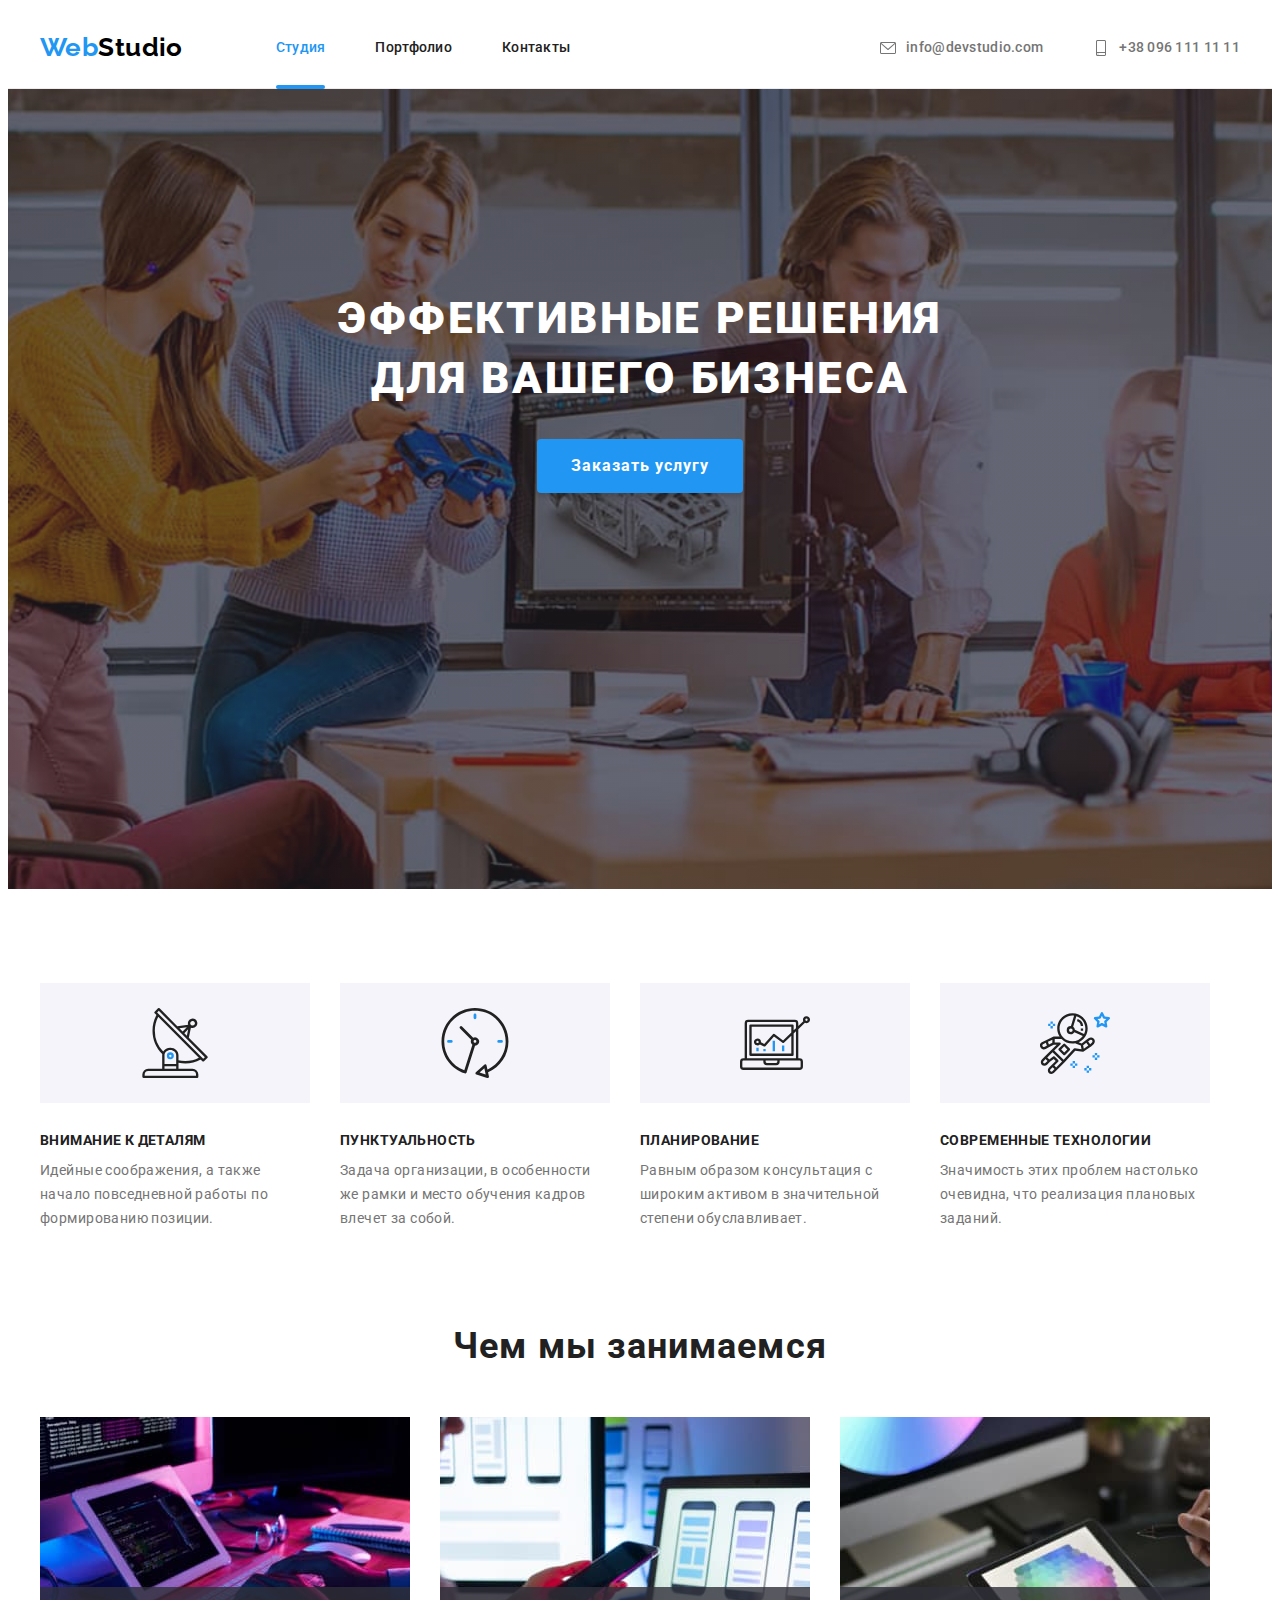
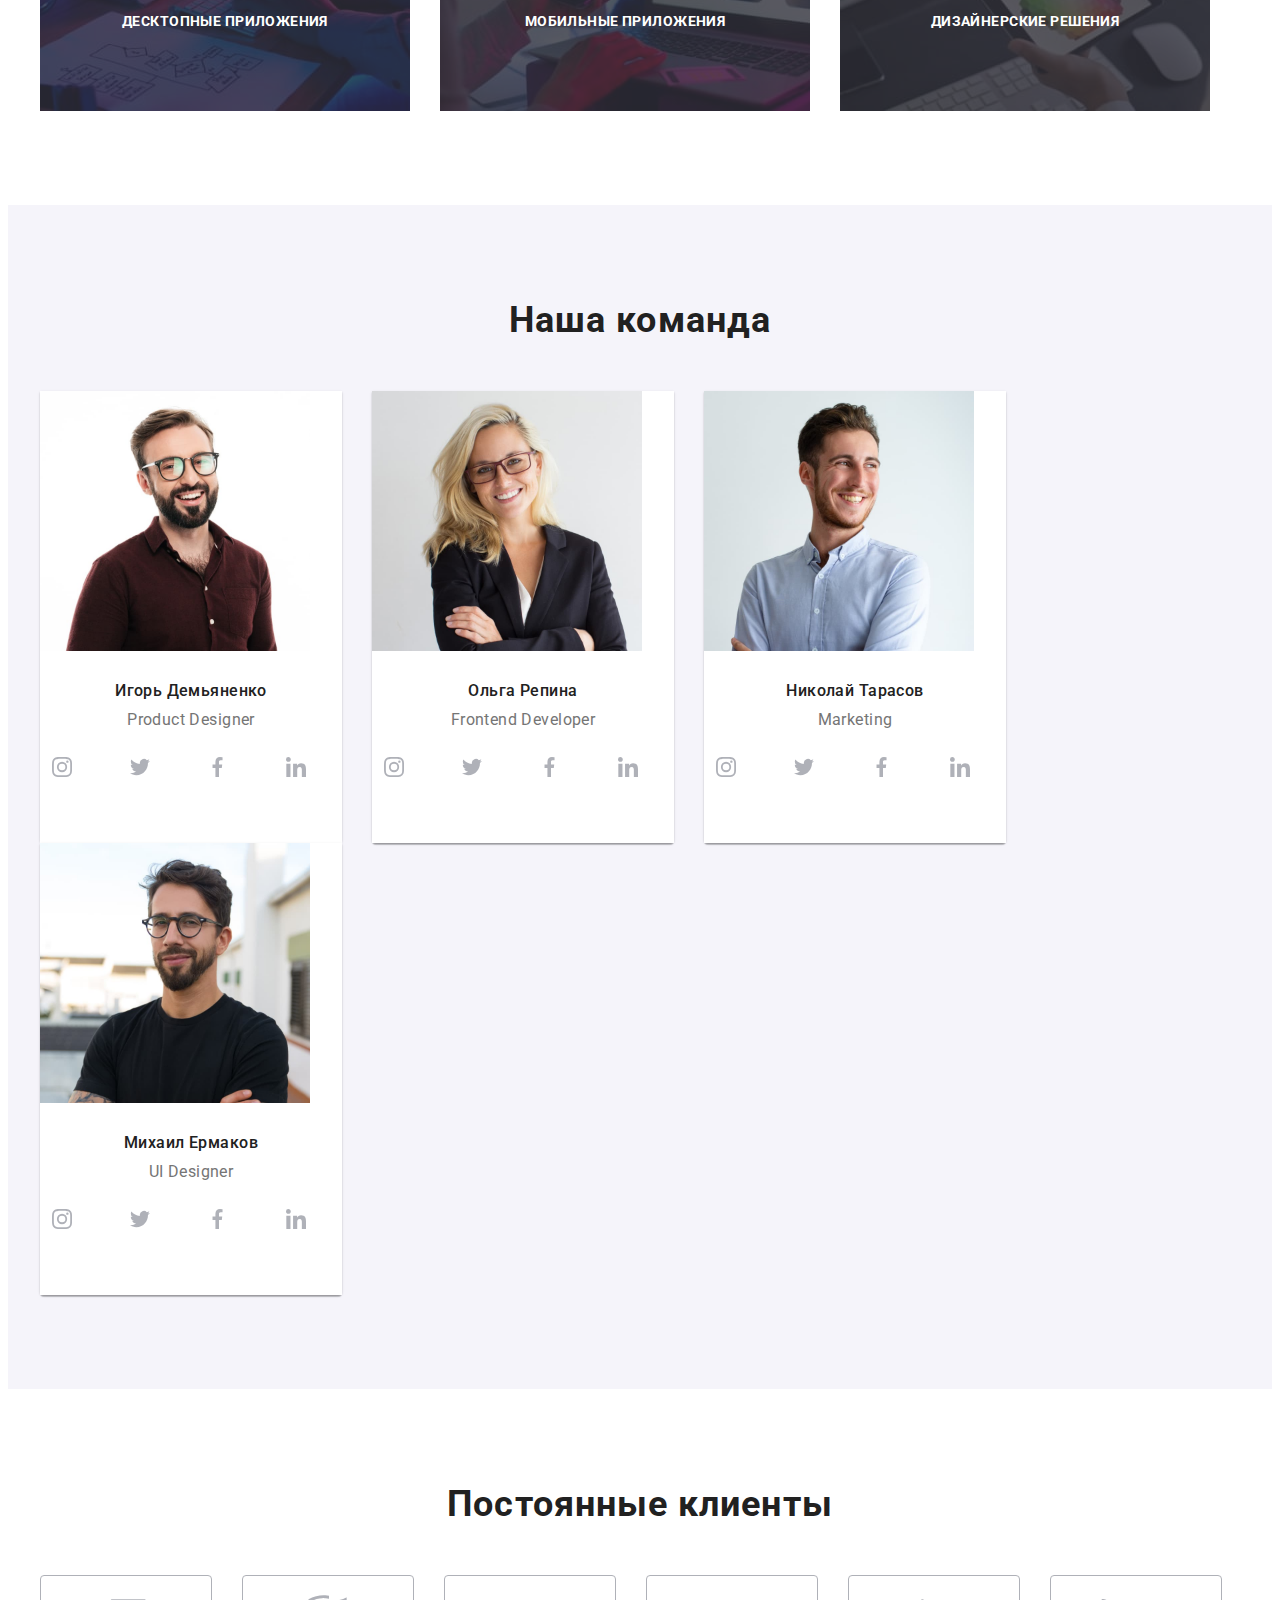
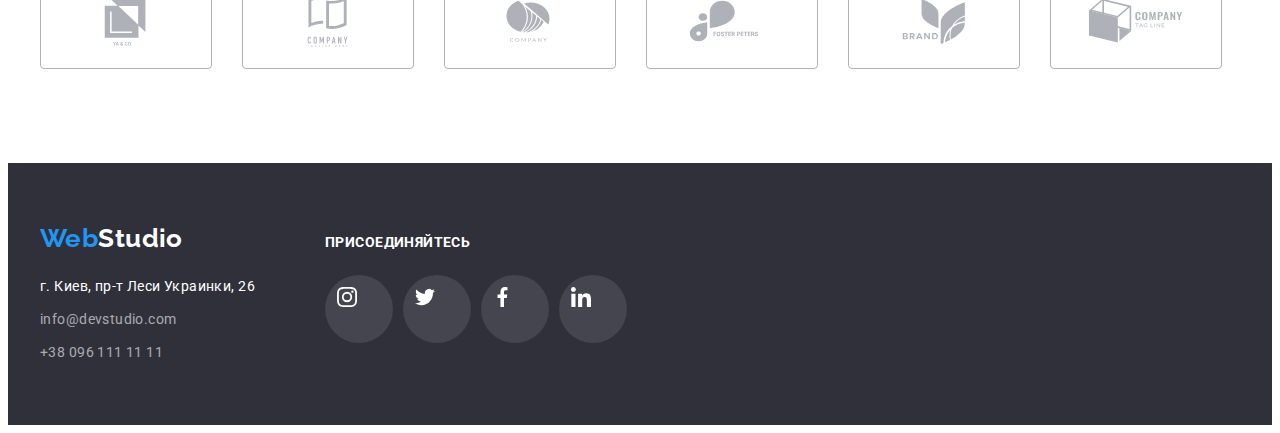
<file: index.html>
<!DOCTYPE html>
<html lang="ru">
  <head>
    <meta charset="UTF-8" />
    <meta http-equiv="X-UA-Compatible" content="IE=edge" />
    <meta name="viewport" content="width=device-width, initial-scale=1.0" />
    <title lang="an">Web Studio</title>
    <link
      href="https://fonts.googleapis.com/css2?family=Raleway:wght@700&family=Roboto:wght@400;500;700;900&display=swap"
      rel="stylesheet"
    />
    <link
      rel="stylesheet"
      href="https://cdnjs.cloudflare.com/ajax/libs/modern-normalize/1.1.0/modern-normalize.min.css"
      integrity="sha512-wpPYUAdjBVSE4KJnH1VR1HeZfpl1ub8YT/NKx4PuQ5NmX2tKuGu6U/JRp5y+Y8XG2tV+wKQpNHVUX03MfMFn9Q=="
      crossorigin="anonymous"
      referrerpolicy="no-referrer"
    />
    <link rel="stylesheet" href="./css/styles.css" />
  </head>
  <body>
    <header class="page-header">
      <div class="container">
        <nav class="nav">
          <a lang="en" href="" class="logo link"
            ><span class="accent">Web</span>Studio</a
          >

          <ul class="site-nav">
            <li class="item">
              <a href="./index.html" class="link current">Студия</a>
            </li>
            <li class="item">
              <a href="./portfolio.html" class="link">Портфолио</a>
            </li>
            <li class="item"><a href="" class="link">Контакты</a></li>
          </ul>
        </nav>
        <ul class="contacts">
          <li class="item">
            <a href="mailto:info@devstudio.com" class="link">
              <svg class="contacts-icon" width="16" height="16">
                <use href="./imges/sprite.svg#icon-envelope"></use>
              </svg>
              info@devstudio.com</a
            >
          </li>
          <li class="item">
            <a href="tel:+380961111111" class="link">
              <svg class="contacts-icon" width="16" height="16">
                <use href="./imges/sprite.svg#icon-smartphone"></use>
              </svg>
              +38 096 111 11 11</a
            >
          </li>
        </ul>
      </div>
    </header>
    <main>
      <section class="hero">
        <div class="container">
          <h1 class="hero-title">Эффективные решения для вашего бизнеса</h1>
          <button type="button" class="button" data-modal-open>
            Заказать услугу
          </button>
        </div>
      </section>
      <section class="section">
        <div class="container">
          <h2 class="visually-hidden">особенности</h2>

          <ul class="advantage-list">
            <li class="item">
              <div class="advantage-icon">
                <svg class="icon" width="70" height="70">
                  <use href="./imges/sprite.svg#icon-antenna"></use>
                </svg>
              </div>
              <h3 class="title">Внимание к деталям</h3>
              <p class="text">
                Идейные соображения, а также начало повседневной работы по
                формированию позиции.
              </p>
            </li>
            <li class="item">
              <div class="advantage-icon">
                <svg class="icon" width="70" height="70">
                  <use href="./imges/sprite.svg#icon-clock"></use>
                </svg>
              </div>
              <h3 class="title">Пунктуальность</h3>
              <p class="text">
                Задача организации, в особенности же рамки и место обучения
                кадров влечет за собой.
              </p>
            </li>
            <li class="item">
              <div class="advantage-icon">
                <svg class="icon" width="70" height="70">
                  <use href="./imges/sprite.svg#icon-diagram"></use>
                </svg>
              </div>
              <h3 class="title">Планирование</h3>
              <p class="text">
                Равным образом консультация с широким активом в значительной
                степени обуславливает.
              </p>
            </li>
            <li class="item">
              <div class="advantage-icon">
                <svg class="icon" width="70" height="70">
                  <use href="./imges/sprite.svg#icon-astronaut"></use>
                </svg>
              </div>
              <h3 class="title">Современные технологии</h3>
              <p class="text">
                Значимость этих проблем настолько очевидна, что реализация
                плановых заданий.
              </p>
            </li>
          </ul>
        </div>
      </section>
      <section class="section work">
        <div class="container">
          <h2 class="section-title">Чем мы занимаемся</h2>
          <ul class="work-list">
            <li class="item">
              <img
                src="./imges/desktop.jpg"
                alt="десктопные приложения"
                width="370"
              />
              <h3 class="title">Десктопные приложения</h3>
            </li>
            <li class="item">
              <img
                src="./imges/mobile.jpg"
                alt="Мобильные приложения"
                width="370"
              />
              <h3 class="title">Мобильные приложения</h3>
            </li>
            <li class="item">
              <img
                src="./imges/design.jpg"
                alt="Дизайнерские решения"
                width="370"
              />
              <h3 class="title">Дизайнерские решения</h3>
            </li>
          </ul>
        </div>
      </section>
      <section class="section team">
        <div class="container">
          <h2 class="section-title">Наша команда</h2>
          <ul class="team-list list">
            <li class="item">
              <img
                src="./imges/demyan.jpg"
                alt="Игорь Демьяненко"
                width="270"
              />
              <div class="item-content">
                <h3 class="title">Игорь Демьяненко</h3>
                <p lang="en" class="text">Product Designer</p>
                <ul class="social-items">
                  <li class="social-item">
                    <a href="" class="link">
                      <svg class="icon" width="20" height="20">
                        <use href="./imges/sprite.svg#icon-instagram"></use>
                      </svg>
                    </a>
                  </li>
                  <li class="social-item">
                    <a href="" class="link">
                      <svg class="icon" width="20" height="20">
                        <use href="./imges/sprite.svg#icon-twitter"></use>
                      </svg>
                    </a>
                  </li>
                  <li class="social-item">
                    <a href="" class="link">
                      <svg class="icon" width="20" height="20">
                        <use href="./imges/sprite.svg#icon-facebook"></use>
                      </svg>
                    </a>
                  </li>
                  <li class="social-item">
                    <a href="" class="link">
                      <svg class="icon" width="20" height="20">
                        <use href="./imges/sprite.svg#icon-linkedin"></use>
                      </svg>
                    </a>
                  </li>
                </ul>
              </div>
            </li>
            <li class="item">
              <img src="./imges/rjepina.jpg" alt="Ольга Репина" width="270" />
              <div class="item-content">
                <h3 class="title">Ольга Репина</h3>
                <p lang="en" class="text">Frontend Developer</p>
                <ul class="social-items">
                  <li class="social-item">
                    <a href="" class="link">
                      <svg class="icon" width="20" height="20">
                        <use href="./imges/sprite.svg#icon-instagram"></use>
                      </svg>
                    </a>
                  </li>
                  <li class="social-item">
                    <a href="" class="link">
                      <svg class="icon" width="20" height="20">
                        <use href="./imges/sprite.svg#icon-twitter"></use>
                      </svg>
                    </a>
                  </li>
                  <li class="social-item">
                    <a href="" class="link">
                      <svg class="icon" width="20" height="20">
                        <use href="./imges/sprite.svg#icon-facebook"></use>
                      </svg>
                    </a>
                  </li>
                  <li class="social-item">
                    <a href="" class="link">
                      <svg class="icon" width="20" height="20">
                        <use href="./imges/sprite.svg#icon-linkedin"></use>
                      </svg>
                    </a>
                  </li>
                </ul>
              </div>
            </li>
            <li class="item">
              <img
                src="./imges/tarasov.jpg"
                alt="Николай Тарасов"
                width="270"
              />
              <div class="item-content">
                <h3 class="title">Николай Тарасов</h3>
                <p lang="en" class="text">Marketing</p>
                <ul class="social-items">
                  <li class="social-item">
                    <a href="" class="link">
                      <svg class="icon" width="20" height="20">
                        <use href="./imges/sprite.svg#icon-instagram"></use>
                      </svg>
                    </a>
                  </li>
                  <li class="social-item">
                    <a href="" class="link">
                      <svg class="icon" width="20" height="20">
                        <use href="./imges/sprite.svg#icon-twitter"></use>
                      </svg>
                    </a>
                  </li>
                  <li class="social-item">
                    <a href="" class="link">
                      <svg class="icon" width="20" height="20">
                        <use href="./imges/sprite.svg#icon-facebook"></use>
                      </svg>
                    </a>
                  </li>
                  <li class="social-item">
                    <a href="" class="link">
                      <svg class="icon" width="20" height="20">
                        <use href="./imges/sprite.svg#icon-linkedin"></use>
                      </svg>
                    </a>
                  </li>
                </ul>
              </div>
            </li>
            <li class="item">
              <img src="./imges/yermak.jpg" alt="Михаил Ермаков" width="270" />
              <div class="item-content">
                <h3 class="title">Михаил Ермаков</h3>
                <p lang="en" class="text">UI Designer</p>
                <ul class="social-items">
                  <li class="social-item">
                    <a href="" class="link">
                      <svg class="icon" width="20" height="20">
                        <use href="./imges/sprite.svg#icon-instagram"></use>
                      </svg>
                    </a>
                  </li>
                  <li class="social-item">
                    <a href="" class="link">
                      <svg class="icon" width="20" height="20">
                        <use href="./imges/sprite.svg#icon-twitter"></use>
                      </svg>
                    </a>
                  </li>
                  <li class="social-item">
                    <a href="" class="link">
                      <svg class="icon" width="20" height="20">
                        <use href="./imges/sprite.svg#icon-facebook"></use>
                      </svg>
                    </a>
                  </li>
                  <li class="social-item">
                    <a href="" class="link">
                      <svg class="icon" width="20" height="20">
                        <use href="./imges/sprite.svg#icon-linkedin"></use>
                      </svg>
                    </a>
                  </li>
                </ul>
              </div>
            </li>
          </ul>
        </div>
      </section>
      <section class="section client">
        <h2 class="section-title">Постоянные клиенты</h2>
        <div class="container">
          <ul class="client-list list">
            <li class="client-item">
              <a href="" class="link-client">
                <svg class="icon-client" width="106" height="60">
                  <use href="./imges/sprite.svg#icon-client1"></use>
                </svg>
              </a>
            </li>
            <li class="client-item">
              <a href="" class="link-client">
                <svg class="icon-client" width="106" height="60">
                  <use href="./imges/sprite.svg#icon-client2"></use>
                </svg>
              </a>
            </li>
            <li class="client-item">
              <a href="" class="link-client">
                <svg class="icon-client" width="106" height="60">
                  <use href="./imges/sprite.svg#icon-client3"></use>
                </svg>
              </a>
            </li>
            <li class="client-item">
              <a href="" class="link-client">
                <svg class="icon-client" width="106" height="60">
                  <use href="./imges/sprite.svg#icon-client4"></use>
                </svg>
              </a>
            </li>
            <li class="client-item">
              <a href="" class="link-client">
                <svg class="icon-client" width="106" height="60">
                  <use href="./imges/sprite.svg#icon-client5"></use>
                </svg>
              </a>
            </li>
            <li class="client-item">
              <a href="" class="link-client">
                <svg class="icon-client" width="106" height="60">
                  <use href="./imges/sprite.svg#icon-client6"></use>
                </svg>
              </a>
            </li>
          </ul>
        </div>
      </section>
    </main>
    <footer class="footer">
      <div class="container wrapper">
        <div class="wrapper-address">
          <a lang="en" href="" class="logo link"
            ><span class="accent">Web</span>Studio</a
          >
          <address class="footer-address">
            <ul class="footer-list">
              <li class="item">
                <p class="text">г. Киев, пр-т Леси Украинки, 26</p>
              </li>
              <li class="item">
                <a href="mailto:info@devstudio.com" class="link"
                  >info@devstudio.com</a
                >
              </li>
              <li class="item">
                <a href="tel:+380961111111" class="link">+38 096 111 11 11</a>
              </li>
            </ul>
          </address>
        </div>
        <div class="footer-social">
          <b class="text">присоединяйтесь</b>
          <ul class="social-items">
            <li class="social-item">
              <a href="" class="link-footer">
                <svg class="icon-footer" width="20" height="20">
                  <use href="./imges/sprite.svg#icon-instagram"></use>
                </svg>
              </a>
            </li>
            <li class="social-item">
              <a href="" class="link-footer">
                <svg class="icon-footer" width="20" height="20">
                  <use href="./imges/sprite.svg#icon-twitter"></use>
                </svg>
              </a>
            </li>
            <li class="social-item">
              <a href="" class="link-footer">
                <svg class="icon-footer" width="20" height="20">
                  <use href="./imges/sprite.svg#icon-facebook"></use>
                </svg>
              </a>
            </li>
            <li class="social-item">
              <a href="" class="link-footer">
                <svg class="icon-footer" width="20" height="20">
                  <use href="./imges/sprite.svg#icon-linkedin"></use>
                </svg>
              </a>
            </li>
          </ul>
        </div>
      </div>
    </footer>
    <div class="backdrop is-hidden" data-modal>
      <div class="modal">
        <button class="button-modal" data-modal-close>
          <svg class="icon-close" width="18" height="18">
            <use href="./imges/sprite.svg#icon-close"></use>
          </svg>
        </button>
      </div>
    </div>
    <script src="./modal.js"></script>
  </body>
</html>
</file>
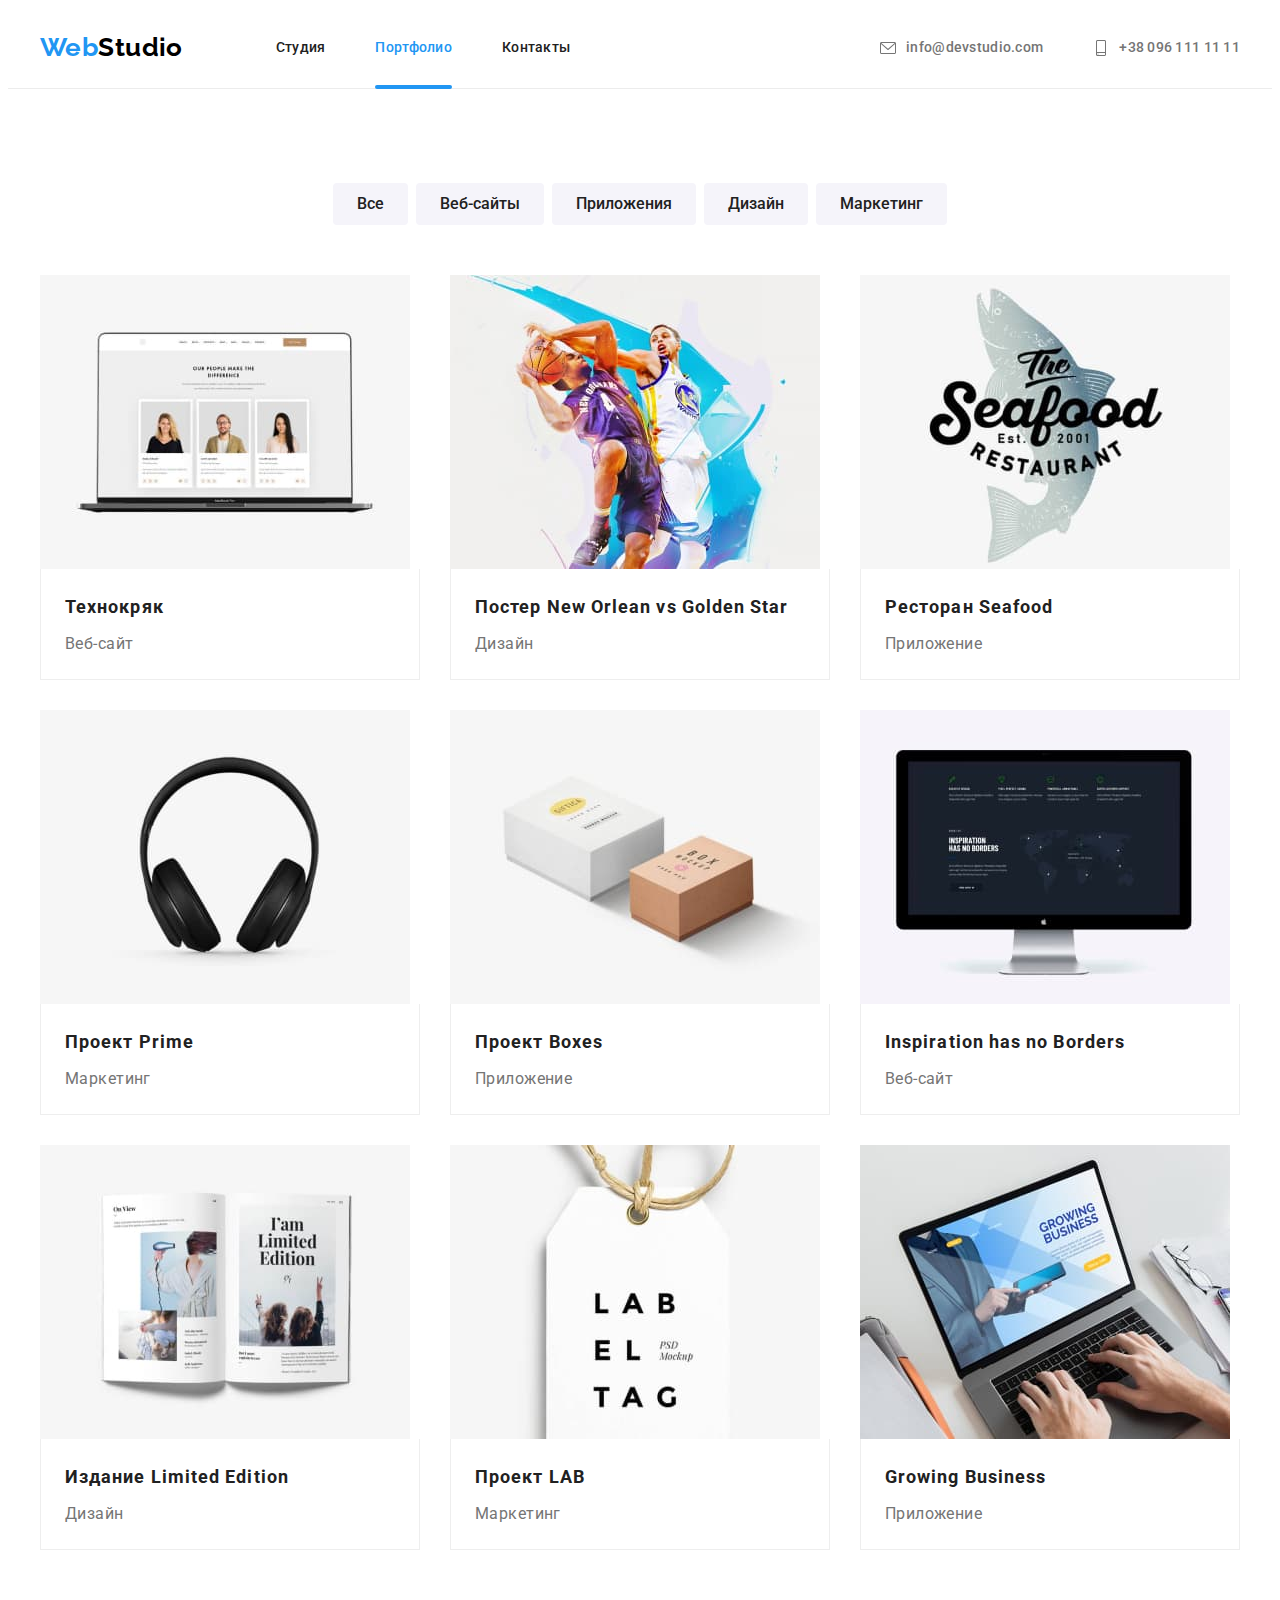
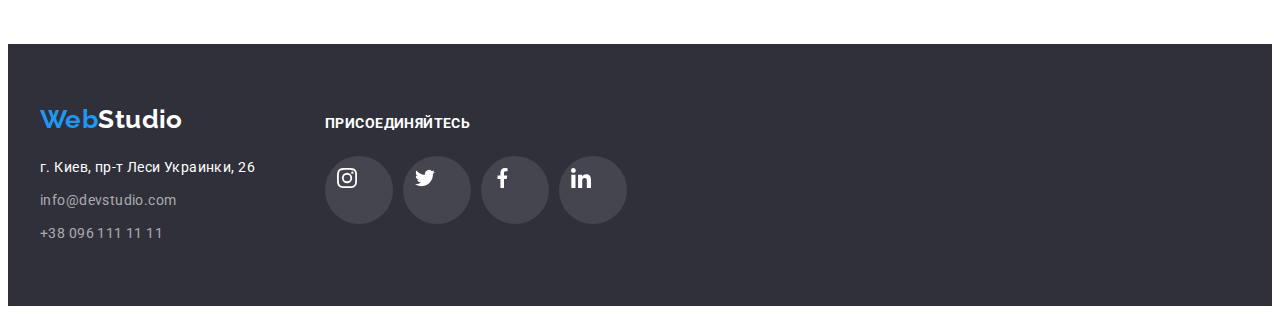
<file: portfolio.html>
<!DOCTYPE html>
<html lang="ru">
  <head>
    <meta charset="UTF-8" />
    <meta http-equiv="X-UA-Compatible" content="IE=edge" />
    <meta name="viewport" content="width=device-width, initial-scale=1.0" />
    <title lang="an">Portfolio</title>
    <link
      href="https://fonts.googleapis.com/css2?family=Raleway:wght@700&family=Roboto:wght@400;500;700;900&display=swap"
      rel="stylesheet"
    />
    <link
      rel="stylesheet"
      href="https://cdnjs.cloudflare.com/ajax/libs/modern-normalize/1.1.0/modern-normalize.min.css"
      integrity="sha512-wpPYUAdjBVSE4KJnH1VR1HeZfpl1ub8YT/NKx4PuQ5NmX2tKuGu6U/JRp5y+Y8XG2tV+wKQpNHVUX03MfMFn9Q=="
      crossorigin="anonymous"
      referrerpolicy="no-referrer"
    />
    <link rel="stylesheet" href="./css/styles.css" />
  </head>
  <body>
    <header class="page-header">
      <div class="container">
        <nav class="nav">
          <a lang="en" href="" class="logo link"
            ><span class="accent">Web</span>Studio</a
          >

          <ul class="site-nav">
            <li class="item">
              <a href="./index.html" class="link">Студия</a>
            </li>
            <li class="item">
              <a href="./portfolio.html" class="link current">Портфолио</a>
            </li>
            <li class="item"><a href="" class="link">Контакты</a></li>
          </ul>
        </nav>
        <ul class="contacts">
          <li class="item">
            <a href="mailto:info@devstudio.com" class="link">
              <svg class="contacts-icon" width="16" height="16">
                <use href="./imges/sprite.svg#icon-envelope"></use>
              </svg>
              info@devstudio.com</a
            >
          </li>
          <li class="item">
            <a href="tel:+380961111111" class="link">
              <svg class="contacts-icon" width="16" height="16">
                <use href="./imges/sprite.svg#icon-smartphone"></use>
              </svg>
              +38 096 111 11 11</a
            >
          </li>
        </ul>
      </div>
    </header>
    <main>
      <section class="section">
        <div class="container">
          <h1 class="visually-hidden">Портфолио</h1>
          <ul class="filter list">
            <li class="item">
              <button type="button" class="button">Все</button>
            </li>
            <li class="item">
              <button type="button" class="button">Веб-сайты</button>
            </li>
            <li class="item">
              <button type="button" class="button">Приложения</button>
            </li>
            <li class="item">
              <button type="button" class="button">Дизайн</button>
            </li>
            <li class="item">
              <button type="button" class="button">Маркетинг</button>
            </li>
          </ul>
          <ul class="card-set list">
            <li class="item">
              <a href="" class="link">
                <div class="card-thumb">
                  <img src="./imges/img1.jpg" alt="сайт технокряк" />
                  <div class="card-overlay">
                    <p class="overlay-text">
                      Ресурс предлагает комплексные предложения с разным уровнем
                      функционала и сервисов. Все это позволит посетителю
                      получить исчерпывающие сведения о компании или частном
                      лице.
                    </p>
                  </div>
                </div>
                <div class="card-content">
                  <h2 class="card-heading">Технокряк</h2>
                  <p class="card-text">Веб-сайт</p>
                </div>
              </a>
            </li>
            <li class="item">
              <a href="" class="link">
                <div class="card-thumb">
                  <img src="./imges/img2.jpg" alt="постер баскетбол" />
                  <div class="card-overlay">
                    <p class="overlay-text">
                      Ресурс предлагает комплексные предложения с разным уровнем
                      функционала и сервисов. Все это позволит посетителю
                      получить исчерпывающие сведения о компании или частном
                      лице.
                    </p>
                  </div>
                </div>
                <div class="card-content">
                  <h2 class="card-heading">Постер New Orlean vs Golden Star</h2>
                  <p class="card-text">Дизайн</p>
                </div>
              </a>
            </li>
            <li class="item">
              <a href="" class="link">
                <div class="card-thumb">
                  <img src="./imges/img3.jpg" alt="приложение ресторан" />
                  <div class="card-overlay">
                    <p class="overlay-text">
                      Ресурс предлагает комплексные предложения с разным уровнем
                      функционала и сервисов. Все это позволит посетителю
                      получить исчерпывающие сведения о компании или частном
                      лице.
                    </p>
                  </div>
                </div>
                <div class="card-content">
                  <h2 class="card-heading">Ресторан Seafood</h2>
                  <p class="card-text">Приложение</p>
                </div>
              </a>
            </li>
            <li class="item">
              <a href="" class="link">
                <div class="card-thumb">
                  <img src="./imges/img4.jpg" alt="проект прайм" />
                  <div class="card-overlay">
                    <p class="overlay-text">
                      Ресурс предлагает комплексные предложения с разным уровнем
                      функционала и сервисов. Все это позволит посетителю
                      получить исчерпывающие сведения о компании или частном
                      лице.
                    </p>
                  </div>
                </div>
                <div class="card-content">
                  <h2 class="card-heading">Проект Prime</h2>
                  <p class="card-text">Маркетинг</p>
                </div>
              </a>
            </li>
            <li class="item">
              <a href="" class="link">
                <div class="card-thumb">
                  <img src="./imges/img5.jpg" alt="проект упаковка" />
                  <div class="card-overlay">
                    <p class="overlay-text">
                      Ресурс предлагает комплексные предложения с разным уровнем
                      функционала и сервисов. Все это позволит посетителю
                      получить исчерпывающие сведения о компании или частном
                      лице.
                    </p>
                  </div>
                </div>
                <div class="card-content">
                  <h2 class="card-heading">Проект Boxes</h2>
                  <p class="card-text">Приложение</p>
                </div>
              </a>
            </li>
            <li class="item">
              <a href="" class="link">
                <div class="card-thumb">
                  <img src="./imges/img6.jpg" alt="проект вдохновение" />
                  <div class="card-overlay">
                    <p class="overlay-text">
                      Ресурс предлагает комплексные предложения с разным уровнем
                      функционала и сервисов. Все это позволит посетителю
                      получить исчерпывающие сведения о компании или частном
                      лице.
                    </p>
                  </div>
                </div>
                <div class="card-content">
                  <h2 class="card-heading">Inspiration has no Borders</h2>
                  <p class="card-text">Веб-сайт</p>
                </div>
              </a>
            </li>
            <li class="item">
              <a href="" class="link">
                <div class="card-thumb">
                  <img src="./imges/img7.jpg" alt="дизайн издания" />
                  <div class="card-overlay">
                    <p class="overlay-text">
                      Ресурс предлагает комплексные предложения с разным уровнем
                      функционала и сервисов. Все это позволит посетителю
                      получить исчерпывающие сведения о компании или частном
                      лице.
                    </p>
                  </div>
                </div>
                <div class="card-content">
                  <h2 class="card-heading">Издание Limited Edition</h2>
                  <p class="card-text">Дизайн</p>
                </div>
              </a>
            </li>
            <li class="item">
              <a href="" class="link">
                <div class="card-thumb">
                  <img src="./imges/img8.jpg" alt="проект этикетка" />
                  <div class="card-overlay">
                    <p class="overlay-text">
                      Ресурс предлагает комплексные предложения с разным уровнем
                      функционала и сервисов. Все это позволит посетителю
                      получить исчерпывающие сведения о компании или частном
                      лице.
                    </p>
                  </div>
                </div>
                <div class="card-content">
                  <h2 class="card-heading">Проект LAB</h2>
                  <p class="card-text">Маркетинг</p>
                </div>
              </a>
            </li>
            <li class="item">
              <a href="" class="link">
                <div class="card-thumb">
                  <img src="./imges/img9.jpg" alt="приложение для бизнеса" />
                  <div class="card-overlay">
                    <p class="overlay-text">
                      Ресурс предлагает комплексные предложения с разным уровнем
                      функционала и сервисов. Все это позволит посетителю
                      получить исчерпывающие сведения о компании или частном
                      лице.
                    </p>
                  </div>
                </div>
                <div class="card-content">
                  <h2 class="card-heading">Growing Business</h2>
                  <p class="card-text">Приложение</p>
                </div>
              </a>
            </li>
          </ul>
        </div>
      </section>
    </main>
    <footer class="footer">
      <div class="container wrapper">
        <div class="wrapper-address">
          <a lang="en" href="" class="logo link"
            ><span class="accent">Web</span>Studio</a
          >
          <address class="footer-address">
            <ul class="footer-list">
              <li class="item">
                <p class="text">г. Киев, пр-т Леси Украинки, 26</p>
              </li>
              <li class="item">
                <a href="mailto:info@devstudio.com" class="link"
                  >info@devstudio.com</a
                >
              </li>
              <li class="item">
                <a href="tel:+380961111111" class="link">+38 096 111 11 11</a>
              </li>
            </ul>
          </address>
        </div>
        <div class="footer-social">
          <b class="text">присоединяйтесь</b>
          <ul class="social-items">
            <li class="social-item">
              <a href="" class="link-footer">
                <svg class="icon-footer" width="20" height="20">
                  <use href="./imges/sprite.svg#icon-instagram"></use>
                </svg>
              </a>
            </li>
            <li class="social-item">
              <a href="" class="link-footer">
                <svg class="icon-footer" width="20" height="20">
                  <use href="./imges/sprite.svg#icon-twitter"></use>
                </svg>
              </a>
            </li>
            <li class="social-item">
              <a href="" class="link-footer">
                <svg class="icon-footer" width="20" height="20">
                  <use href="./imges/sprite.svg#icon-facebook"></use>
                </svg>
              </a>
            </li>
            <li class="social-item">
              <a href="" class="link-footer">
                <svg class="icon-footer" width="20" height="20">
                  <use href="./imges/sprite.svg#icon-linkedin"></use>
                </svg>
              </a>
            </li>
          </ul>
        </div>
      </div>
    </footer>
  </body>
</html>
</file>
<file: css/styles.css>
:root {
  --primary-text-color: #757575;
  --title-text-color: #212121;
  --accent-color: #2196f3;
  --primary-white-color: #ffffff;
  --logo-color: #000000;
  --adress-link-color: rgba(255, 255, 255, 0.6);
  --secondary-bg-color: #f5f4fa;
  --card-set-gap: 30px;
  --border-color: #eeeeee;
  --social-icon-color: #afb1b8;
  --footer-link-color: rgba(255, 255, 255, 0.1);
  --timing-function: cubic-bezier(0.4, 0, 0.2, 1);
  --background-work-title-color: rgba(47, 48, 58, 0.8);
  --overlay-color: rgba(33, 150, 243, 0.9);
  --backdrop-color: rgba(0, 0, 0, 0.2);
}

body {
  background-color: var(--primary-white-color);
  color: var(--primary-text-color);

  font-family: Roboto, sans-serif;
  letter-spacing: 0.03em;
  font-size: 14px;
  line-height: 1.71;
}

h1,
h2,
h3,
h4,
h5,
h6 {
  margin: 0;
  padding: 0;
}

p {
  margin: 0;
  padding: 0;
}

img {
  display: block;
  max-width: 100%;
  height: auto;
}

ul,
ol {
  list-style: none;
  padding-inline-start: 0;
  margin-top: 0;
  margin-bottom: 0;
}

.link {
  text-decoration: none;
}

.section {
  padding-top: 94px;
  padding-bottom: 94px;
}

.container {
  width: 1200px;
  padding-left: 15px;
  padding-right: 15px;
  margin-left: auto;
  margin-right: auto;
}

.visually-hidden {
  position: absolute;
  white-space: nowrap;
  width: 1px;
  height: 1px;
  overflow: hidden;
  border: 0;
  padding: 0;
  clip: rect(0 0 0 0);
  clip-path: inset(50%);
  margin: -1px;
}
/* --------------------------HEADER------------------------------------ */
/* logo */

.page-header {
  border-bottom: 1px solid #ececec;
}

.page-header .container {
  display: flex;
}

.logo {
  font-family: Raleway, sans-serif;
  font-weight: bold;
  font-size: 26px;
  line-height: 1.2;
  color: var(--logo-color);

  transition: color 250ms var(--timing-function);
}

.logo:hover,
.logo:focus {
  color: var(--accent-color);
}

span.accent {
  color: var(--accent-color);
}

/* site nav */

.nav {
  display: flex;
  align-items: center;
}

.site-nav {
  display: flex;
  margin-left: 93px;
}

.site-nav .item + .item {
  margin-left: 50px;
}

.page-header .link {
  display: block;
  padding-top: 24px;
  padding-bottom: 25px;
}

.site-nav .link {
  padding: 32px 0;
  color: var(--title-text-color);
  font-weight: 500;
  font-size: 14px;
  line-height: 1.14;
  letter-spacing: 0.02em;

  transition: color 250ms var(--timing-function);
}

.site-nav .link:hover,
.site-nav .link:focus {
  color: var(--accent-color);
}

.site-nav .link.current {
  position: relative;
  color: var(--accent-color);
}

.site-nav .link.current::after {
  position: absolute;
  bottom: -1px;
  display: block;
  content: "";
  width: 100%;
  height: 4px;
  border-radius: 2px;
  background-color: var(--accent-color);
}

/* auth-nav */

.contacts {
  display: flex;
  align-items: center;
  margin-left: auto;
}

.contacts .item + .item {
  margin-left: 50px;
}

.contacts .link {
  display: flex;
  padding: 32px 0;

  color: var(--primary-text-color);
  font-weight: 500;
  font-size: 14px;
  line-height: 1.14;
  letter-spacing: 0.02em;

  transition: color 250ms var(--timing-function);
}

.contacts .link:hover,
.contacts .link:focus {
  color: var(--accent-color);
}

.contacts .link:hover .contacts-icon,
.contacts .link:focus .contacts-icon {
  fill: var(--accent-color);
}

.contacts-icon {
  margin-right: 10px;
  fill: currentColor;

  transition: fill 250ms var(--timing-function);
}

/*------------------------------MAIN----------------------------------------- */
/* index.html */
/* hero */

.hero {
  text-align: center;
  padding-top: 200px;
  max-width: 1600px;
  height: 600px;
  margin-left: auto;
  margin-right: auto;
  background-image: linear-gradient(
      to right,
      rgba(47, 48, 58, 0.4),
      rgba(47, 48, 58, 0.4)
    ),
    url(../imges/new_photo.jpg);
  background-repeat: no-repeat;
  background-position: center;
  background-size: cover;
  background-color: var(--footer-color);
}

.hero-title {
  width: 696px;
  margin: 0 auto 30px auto;
  color: var(--primary-white-color);
  font-weight: 900;
  font-size: 44px;
  line-height: 1.36;
  letter-spacing: 0.06em;
  text-transform: uppercase;
}

.hero .button {
  display: inline-block;
  border-radius: 4px;
  padding: 10px 32px;
  min-width: 200px;

  box-shadow: 0px 4px 4px rgba(0, 0, 0, 0.15);
  color: var(--primary-white-color);
  background-color: var(--accent-color);
  font-family: inherit;
  font-weight: 700;
  font-size: 16px;
  line-height: 1.87;
  align-items: center;
  text-align: center;
  letter-spacing: 0.06em;
}

/* advantage */

.section-title {
  margin-bottom: 50px;

  color: var(--title-text-color);
  font-weight: 700;
  font-size: 36px;
  line-height: 1.17;
  text-align: center;
  letter-spacing: 0.03em;
}

.advantage-list {
  display: flex;
  flex-wrap: wrap;
}

.advantage-list .item {
  width: 270px;
}

.advantage-list .item:not(:last-child) {
  margin-right: 30px;
}

.advantage-list .title {
  margin-bottom: 10px;

  color: var(--title-text-color);
  font-weight: 700;
  font-size: 14px;
  line-height: 1.14;
  letter-spacing: 0.03em;
  text-transform: uppercase;
}

.advantage-icon {
  display: flex;
  justify-content: center;
  align-items: center;
  width: 270px;
  height: 120px;
  background-color: var(--secondary-bg-color);
  margin-bottom: 30px;
}

/* work-list */

.work {
  padding-top: 0;
}

.work-list {
  display: flex;
  flex-wrap: wrap;
}

.work-list .item {
  position: relative;
}

.work-list .item:not(:last-child) {
  margin-right: 30px;
}

.work-list .title {
  position: absolute;
  bottom: 0;
  width: 100%;
  height: 70px;
  margin: 0;
  padding: 27px 0;
  font-family: "Roboto";
  font-weight: 700;
  font-size: 14px;
  line-height: 1.14;
  text-align: center;
  letter-spacing: 0.03em;
  text-transform: uppercase;

  color: var(--primary-white-color);
  background-color: var(--background-work-title-color);
}

/* team */

.team {
  background-color: var(--secondary-bg-color);
}

.team-list {
  display: flex;
  flex-wrap: wrap;
}

.team-list .item {
  margin-right: 30px;
  box-shadow: 0px 1px 3px rgba(0, 0, 0, 0.12), 0px 1px 1px rgba(0, 0, 0, 0.14),
    0px 2px 1px rgba(0, 0, 0, 0.2);
  border-radius: 0px 0px 4px 4px;
  background-color: var(--primary-white-color);
}

.team-list .item:last-child {
  margin-right: 0;
}

.item-content {
  padding-top: 30px;
  padding-bottom: 30px;
  background-color: var(--primary-white-color);
}

.team-list .title {
  margin-bottom: 10px;
  color: var(--title-text-color);
  font-weight: 500;
  font-size: 16px;
  line-height: 1.19;
  text-align: center;
}

.team-list .text {
  font-size: 16px;
  line-height: 1.19;
  text-align: center;
}

.social-items {
  display: flex;
  justify-content: center;
  margin-top: 16px;
}

.social-item .link:hover .icon,
.social-item .link:focus .icon {
  fill: var(--primary-white-color);
}

.social-item .link:hover,
.social-item .link:focus {
  background-color: var(--accent-color);
}

.social-items .social-item + .social-item {
  margin-left: 10px;
}

.social-items .link {
  display: block;
  width: 44px;
  height: 44px;
  padding: 12px;
  border-radius: 50%;
  background-color: var(--primary-white-color);

  transition: background-color 250ms var(--timing-function);
}

.social-items .icon {
  fill: var(--social-icon-color);

  transition: fill 250ms var(--timing-function);
}

/* client */

.client-list {
  display: flex;
}

.client-item + .client-item {
  margin-left: 30px;
}

.link-client {
  display: flex;
  justify-content: center;
  align-items: center;
  width: 170px;
  height: 92px;
  border: 1px solid var(--social-icon-color);
  border-radius: 4px;
  fill: var(--social-icon-color);

  transition: border-color 250ms var(--timing-function);
}

.icon-client {
  fill: var(--social-link-color);

  transition: fill 250ms var(--timing-function);
}

.link-client:hover,
.link-client:focus {
  border: 1px solid var(--accent-color);
}

.link-client:hover .icon-client,
.link-client:focus .icon-client {
  fill: var(--accent-color);
}

/* ----------------------------PORTFOLIO.HTML------------------------------------- */
/* section */
/* filter */

.filter {
  display: flex;
  justify-content: center;
  margin-bottom: 50px;
}

.filter .item + .item {
  margin-left: 8px;
}

.button {
  padding: 6px 22px;

  color: var(--title-text-color);
  background-color: var(--secondary-bg-color);
  border-color: transparent;
  border-radius: 4px;
  cursor: pointer;

  font-family: inherit;
  font-weight: 500;
  font-size: 16px;
  line-height: 1.62;

  transition: color 250ms var(--timing-function),
    background-color 250ms var(--timing-function),
    box-shadow 250ms var(--timing-function);
}

button:hover,
button:focus {
  color: var(--primary-white-color);
  background-color: var(--accent-color);
  box-shadow: 0px 3px 1px rgba(0, 0, 0, 0.1), 0px 1px 2px rgba(0, 0, 0, 0.08),
    0px 2px 2px rgba(0, 0, 0, 0.12);
}

/* card-set */

.card-set {
  display: flex;
  flex-wrap: wrap;
  margin-left: calc(-1 * var(--card-set-gap));
  margin-top: calc(-1 * var(--card-set-gap));
}

.card-set .item {
  flex-basis: calc(100% / 3 - var(--card-set-gap));
  margin-left: var(--card-set-gap);
  margin-top: var(--card-set-gap);
  background: #ffffff;

  transition: box-shadow 250ms var(--timing-function);
}

.card-set .link {
  display: block;
}

.card-set .link:hover,
.card-set .link:focus {
  cursor: pointer;
  box-shadow: 0px 1px 1px rgba(0, 0, 0, 0.12), 0px 4px 4px rgba(0, 0, 0, 0.06),
    1px 4px 6px rgba(0, 0, 0, 0.16);
}

.card-thumb {
  position: relative;
  overflow: hidden;
}

.card-set .link:hover .card-overlay,
.card-set .link:focus .card-overlay {
  transform: translateY(0);
}

.card-set .link:hover .overlay-text,
.card-set .link:focus .overlay-text {
  opacity: 1;
}

.card-overlay {
  position: absolute;
  top: 0;
  left: 0;
  transform: translateY(110%);
  width: 100%;
  height: 100%;
  background-color: var(--overlay-color);
  transition: transform 250ms var(--timing-function);
}

.card-thumb .overlay-text {
  position: absolute;
  top: 50%;
  left: 50%;
  transform: translate(-50%, -50%);
  width: 322px;
  height: 168px;
  margin: 0;

  font-family: "Roboto";
  font-weight: 400;
  font-size: 18px;
  line-height: 1.56;
  color: var(--primary-white-color);
  opacity: 0;
}

.card-heading {
  margin-bottom: 4px;
  font-weight: 700;
  font-size: 18px;
  line-height: 2;
  letter-spacing: 0.06em;
  color: var(--title-text-color);
}

.card-text {
  font-size: 16px;
  line-height: 1.87;
  color: var(--primary-text-color);
}

.card-content {
  padding: 20px 24px;
  border-left: 1px solid var(--border-color);
  border-right: 1px solid var(--border-color);
  border-bottom: 1px solid var(--border-color);
}

/*------------------------------------FOOTER------------------------------------ */

.footer {
  padding-top: 60px;
  padding-bottom: 60px;
  background-color: #2f303a;
}

.wrapper {
  display: flex;
  align-items: baseline;
}

.wrapper-address .logo {
  color: var(--primary-white-color);
}

.footer-list .item {
  margin-bottom: 9px;
}

.footer-list .item:last-child {
  margin-bottom: 0;
}

.footer-address {
  margin-top: 20px;
  color: var(--primary-white-color);
  font-style: normal;
}

.footer-list .link {
  color: var(--adress-link-color);
  font-style: normal;

  transition: color 250ms var(--timing-function);
}

.footer-list .link:hover,
.footer-list .link:focus {
  color: var(--accent-color);
}

.footer-social {
  margin-left: 70px;
}

.footer-social .text {
  font-family: Roboto;
  font-weight: bold;
  font-style: normal;
  font-size: 14px;
  line-height: 1.14;
  letter-spacing: 0.03em;
  text-transform: uppercase;

  color: var(--primary-white-color);
}

.footer-social .social-items {
  margin-top: 20px;
}

.icon-footer {
  fill: var(--primary-white-color);
}

.link-footer {
  display: block;
  width: 44px;
  height: 44px;
  padding: 12px;
  border-radius: 50%;
  background-color: var(--footer-link-color);

  transition: background-color 250ms var(--timing-function);
}

.link-footer:hover,
.link-footer:focus {
  background-color: var(--accent-color);
}

.backdrop {
  position: fixed;
  top: 0;
  left: 0;
  width: 100%;
  height: 100%;
  background-color: var(--backdrop-color);

  transition: opacity 250ms var(--timing-function);
}

.backdrop.is-hidden {
  visibility: hidden;
  opacity: 0;
  pointer-events: none;
}

.backdrop.is-hidden .modal {
  transform: translate(-50%, -50%) scale(0.9);
}

.modal {
  position: absolute;
  top: 50%;
  left: 50%;
  width: 528px;
  height: 581px;
  padding: 8px;

  transform: translate(-50%, -50%) scale(1);

  background-color: var(--primary-white-color);
  box-shadow: 0px 1px 3px rgba(0, 0, 0, 0.12), 0px 1px 1px rgba(0, 0, 0, 0.14),
    0px 2px 1px rgba(0, 0, 0, 0.2);
  border-radius: 4px;

  transition: transform 250ms var(--timing-function);
}

.button-modal {
  display: block;
  position: relative;
  width: 30px;
  height: 30px;
  margin-right: 0;
  margin-left: auto;
  border-radius: 50%;
  border: 1px solid rgba(0, 0, 0, 0.1);
  background-color: var(--primary-white-color);

  transition: background-color 250ms var(--timing-function);
}

.button-modal:hover,
.button-modal:focus {
  cursor: pointer;
  background-color: var(--accent-color);
}

.icon-close {
  position: absolute;
  top: 50%;
  left: 50%;
  transform: translate(-50%, -50%);

  transition: fill 250ms var(--timing-function);
}

.button-modal:hover .icon-close,
.button-modal:focus .icon-close {
  fill: var(--primary-white-color);
}
</file>
